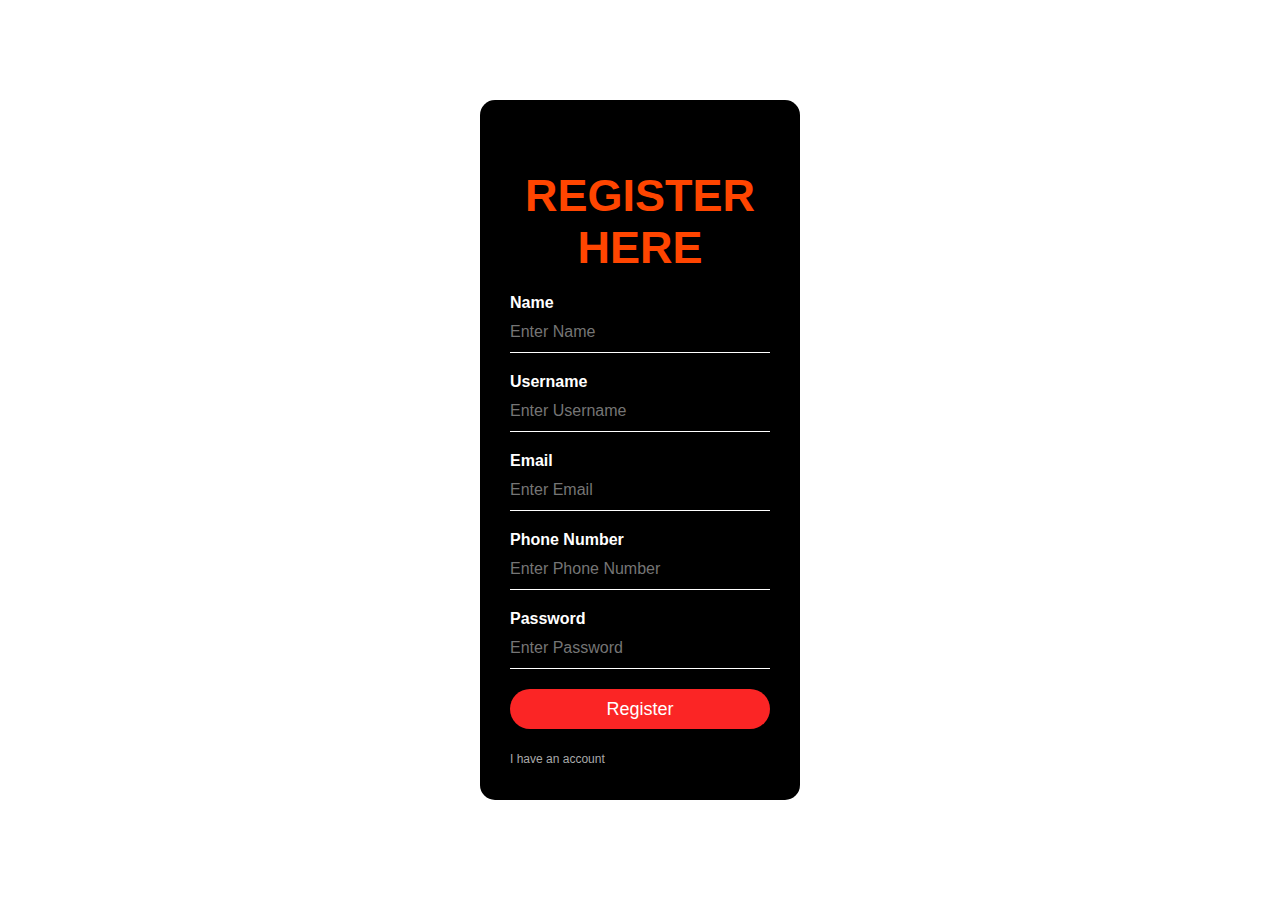
<file: index.html>
<!DOCTYPE html>
<html>
  <head>
    <link rel="stylesheet" href="style.css" />
    <script src="https://ajax.googleapis.com/ajax/libs/jquery/3.5.1/jquery.min.js"></script>
    <title>MINHAJ TK</title>
  </head>
  <body>
    <div class="loginbox1">
      <h1>REGISTER HERE</h1>
      <form id="registration-data" method="post">
        <label>Name</label>
        <input
          type="text"
          id="Name"
          name="Name"
          placeholder="Enter Name"
          required
        />

        <label>Username</label>
        <input
          type="text"
          id="Username"
          name="Username"
          placeholder="Enter Username"
          required
        />

        <label>Email</label>
        <input
          type="email"
          id="Email"
          name="Email"
          placeholder="Enter Email"
          required
        />

        <label> Phone Number</label>
        <input
          type="number"
          id="Phone-Number"
          name="Phone-Number"
          placeholder="Enter Phone Number"
          required
        />

        <label>Password</label>
        <input
          type="password"
          id="Password"
          name="Password"
          placeholder="Enter Password"
          required
        />

        <input type="Submit" value="Register" />

        <a href="Login.html">I have an account</a>
      </form>
    </div>

    <script>
      $("#registration-data").submit((e) => {
        e.preventDefault();
        $.ajax({
          url: "https://script.google.com/macros/s/AKfycbxrliJa1CUeN1rIT_1_zVLuz0JDkSuudla5Y4xVNt1UUr4ZMvATxIJ9IHVrCTcHFPqH/exec",
          data: $("#registration-data").serialize(),
          method: "post",
          success: function (response) {
            alert(
              "You have Successfully Registered, please log in to the website."
            );
            window.location.reload();
            window.location.href = "Login.html";
          },
          error: function (err) {
            alert("Something Error");
          },
        });
      });
    </script>
  </body>
</html>
</file>
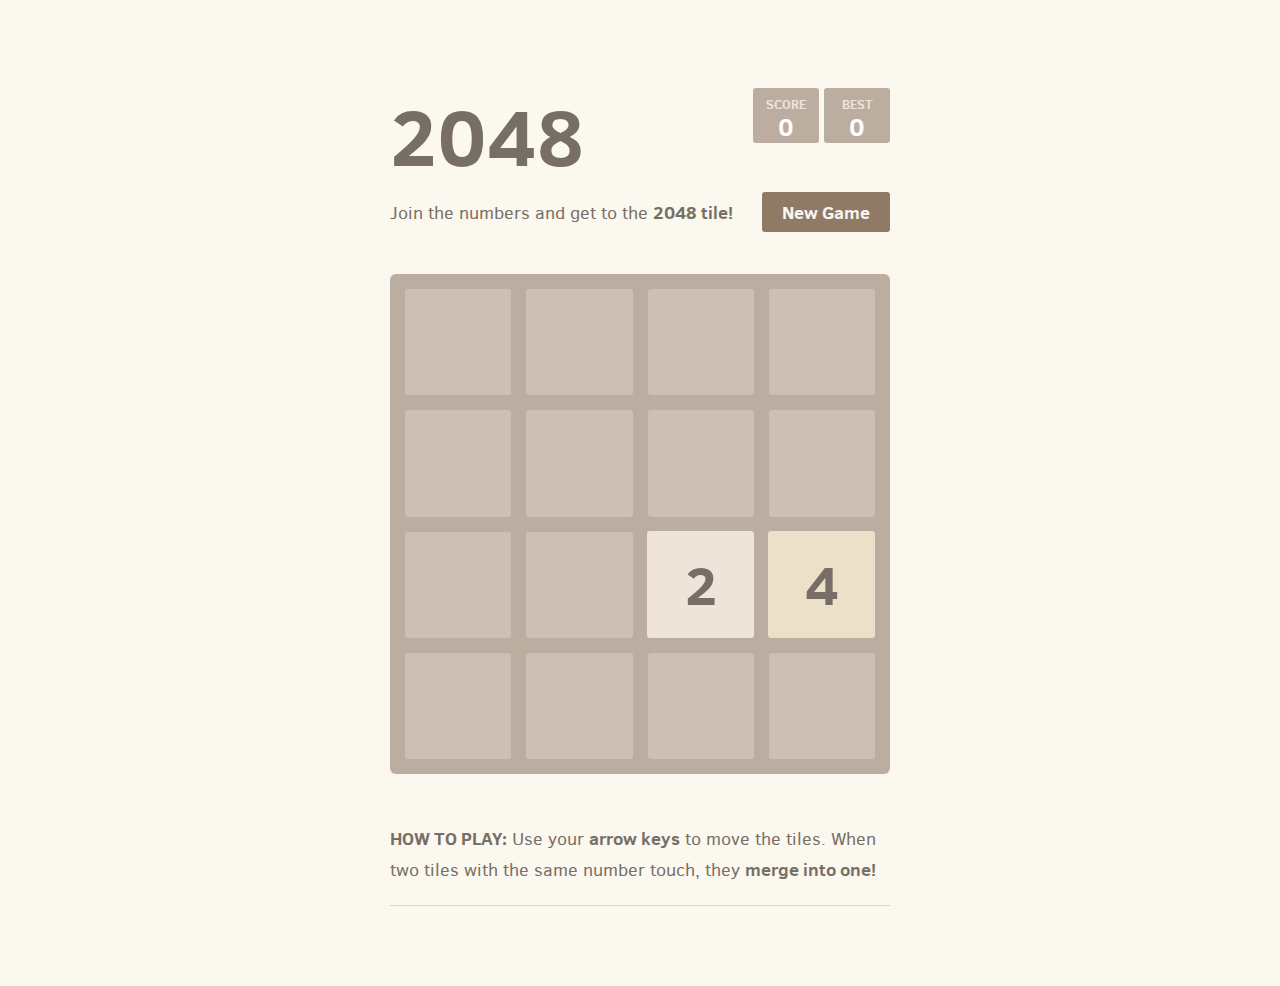
<file: 2048/index.html>
<!DOCTYPE html>
<html>
<head>
  <meta charset="utf-8">
  <title>2048</title>

  <link href="style/main.css" rel="stylesheet" type="text/css">
  <link rel="shortcut icon" href="favicon.ico">
  <link rel="apple-touch-icon" href="meta/apple-touch-icon.png">
  <link rel="apple-touch-startup-image" href="meta/apple-touch-startup-image-640x1096.png" media="(device-width: 320px) and (device-height: 568px) and (-webkit-device-pixel-ratio: 2)"> <!-- iPhone 5+ -->
  <link rel="apple-touch-startup-image" href="meta/apple-touch-startup-image-640x920.png"  media="(device-width: 320px) and (device-height: 480px) and (-webkit-device-pixel-ratio: 2)"> <!-- iPhone, retina -->
  <meta name="apple-mobile-web-app-capable" content="yes">
  <meta name="apple-mobile-web-app-status-bar-style" content="black">

  <meta name="HandheldFriendly" content="True">
  <meta name="MobileOptimized" content="320">
  <meta name="viewport" content="width=device-width, target-densitydpi=160dpi, initial-scale=1.0, maximum-scale=1, user-scalable=no, minimal-ui">
</head>
<body>
  <div class="container">
    <div class="heading">
      <h1 class="title">2048</h1>
      <div class="scores-container">
        <div class="score-container">0</div>
        <div class="best-container">0</div>
      </div>
    </div>

    <div class="above-game">
      <p class="game-intro">Join the numbers and get to the <strong>2048 tile!</strong></p>
      <a class="restart-button">New Game</a>
    </div>

    <div class="game-container">
      <div class="game-message">
        <p></p>
        <div class="lower">
	        <a class="keep-playing-button">Keep going</a>
          <a class="retry-button">Try again</a>
        </div>
      </div>

      <div class="grid-container">
        <div class="grid-row">
          <div class="grid-cell"></div>
          <div class="grid-cell"></div>
          <div class="grid-cell"></div>
          <div class="grid-cell"></div>
        </div>
        <div class="grid-row">
          <div class="grid-cell"></div>
          <div class="grid-cell"></div>
          <div class="grid-cell"></div>
          <div class="grid-cell"></div>
        </div>
        <div class="grid-row">
          <div class="grid-cell"></div>
          <div class="grid-cell"></div>
          <div class="grid-cell"></div>
          <div class="grid-cell"></div>
        </div>
        <div class="grid-row">
          <div class="grid-cell"></div>
          <div class="grid-cell"></div>
          <div class="grid-cell"></div>
          <div class="grid-cell"></div>
        </div>
      </div>

      <div class="tile-container">

      </div>
    </div>

    <p class="game-explanation">
      <strong class="important">How to play:</strong> Use your <strong>arrow keys</strong> to move the tiles. When two tiles with the same number touch, they <strong>merge into one!</strong>
    </p>
    <hr>
    <p>
  </div>

  <script src="js/bind_polyfill.js"></script>
  <script src="js/classlist_polyfill.js"></script>
  <script src="js/animframe_polyfill.js"></script>
  <script src="js/keyboard_input_manager.js"></script>
  <script src="js/html_actuator.js"></script>
  <script src="js/grid.js"></script>
  <script src="js/tile.js"></script>
  <script src="js/local_storage_manager.js"></script>
  <script src="js/game_manager.js"></script>
  <script src="js/application.js"></script>
</body>
</html>
</file>
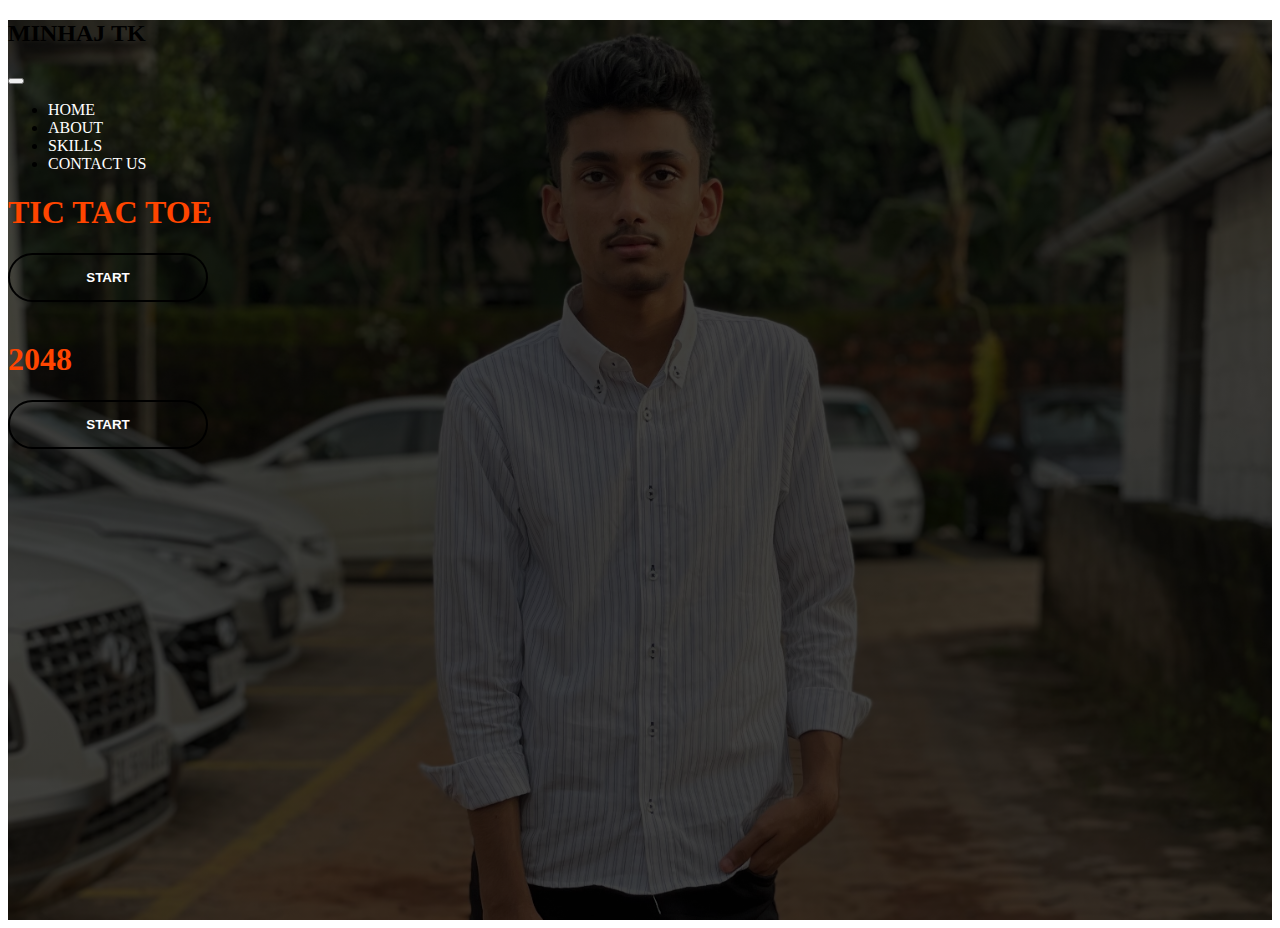
<file: game.html>
<!DOCTYPE html>
<html>
  <head>
    <!-- CSS only -->
    <link
      href="https://cdn.jsdelivr.net/npm/bootstrap@5.2.2/dist/css/bootstrap.min.css"
      rel="stylesheet"
      integrity="sha384-Zenh87qX5JnK2Jl0vWa8Ck2rdkQ2Bzep5IDxbcnCeuOxjzrPF/et3URy9Bv1WTRi"
      crossorigin="anonymous"
    />

    <!-- JavaScript Bundle with Popper -->
    <script
      src="https://cdn.jsdelivr.net/npm/bootstrap@5.2.2/dist/js/bootstrap.bundle.min.js"
      integrity="sha384-OERcA2EqjJCMA+/3y+gxIOqMEjwtxJY7qPCqsdltbNJuaOe923+mo//f6V8Qbsw3"
      crossorigin="anonymous"
    ></script>
    <title>MINHAJ TK</title>

    <style>
      .banner {
        width: 100%;
        height: 100vh;
        background-image: linear-gradient(
            rgba(0, 0, 0, 0.75),
            rgba(0, 0, 0, 0.75)
          ),
          url(bg1.jpeg);
        background-size: cover;
      }

      .tic {
        color: orangered;
      }
      .game_2048{
        color: orangered;
      }
      .buttn {
        width: 200px;
        padding: 15px 0;
        margin: 0px 0px;
        border-radius: 25px;
        font-weight: bold;
        background: transparent;
        color: white;
        border: 2px solid black;
      }

      a {
        text-decoration: none;
        color: white;
      }

      .buttn:hover {
        background-color: red;
        color: black;
      }

      .game_tiktac {
  
      }
      .game_2048 {
  
      } 
    </style>
  </head>
  <body>
    <div class="banner">
      <nav class="navbar navbar-expand-lg bg-transparent navbar-dark">
        <div class="container-fluid">
          <h2 class="navbar-text logo">MINHAJ<span> TK</span></h2>
          <button
            class="navbar-toggler"
            type="button"
            data-bs-toggle="collapse"
            data-bs-target="#navbarSupportedContent"
            aria-controls="navbarSupportedContent"
            aria-expanded="false"
            aria-label="Toggle navigation"
          >
            <span class="navbar-toggler-icon"></span>
          </button>

          <div class="collapse navbar-collapse" id="navbarSupportedContent">
            <ul class="navbar-nav me-auto mb-2 mb-lg-0">
              <li class="nav-item">
                <a class="nav-link active" aria-current="page" href="home.html"
                  >HOME</a
                >
              </li>

              <li class="nav-item">
                <a class="nav-link active" aria-current="page" href="#"
                  >ABOUT</a
                >
              </li>

              <li class="nav-item">
                <a class="nav-link active" aria-current="page" href="#"
                  >SKILLS</a
                >
              </li>
              <li class="nav-item">
                <a class="nav-link active" aria-current="page" href="#"
                  >CONTACT US</a
                >
              </li>
            </ul>
          </div>
        </div>
      </nav>

      <div class="game_section">
        <!-- Game One -->
        <div class="game_tiktac">
          <h1 class="tic">TIC TAC TOE</h1>
          <div class="space">
            <div>
              <button class="buttn" type="button">
                <a href="tictactoe.html">START</a>
              </button>
            </div>
          </div>
          </div>
        </div>
          <!-- game Two       -->
          <br>
          <div class="game_2048">
            <h1 class="g2048">2048</h1>
            <div class="space">
              <div>
                <button class="buttn" type="button">
                  <a href="2048/index.html">START</a>
                </button>
              </div>
            </div>
          </div>


        </div>
      </div>
    </div>
  </body>
</html>
</file>
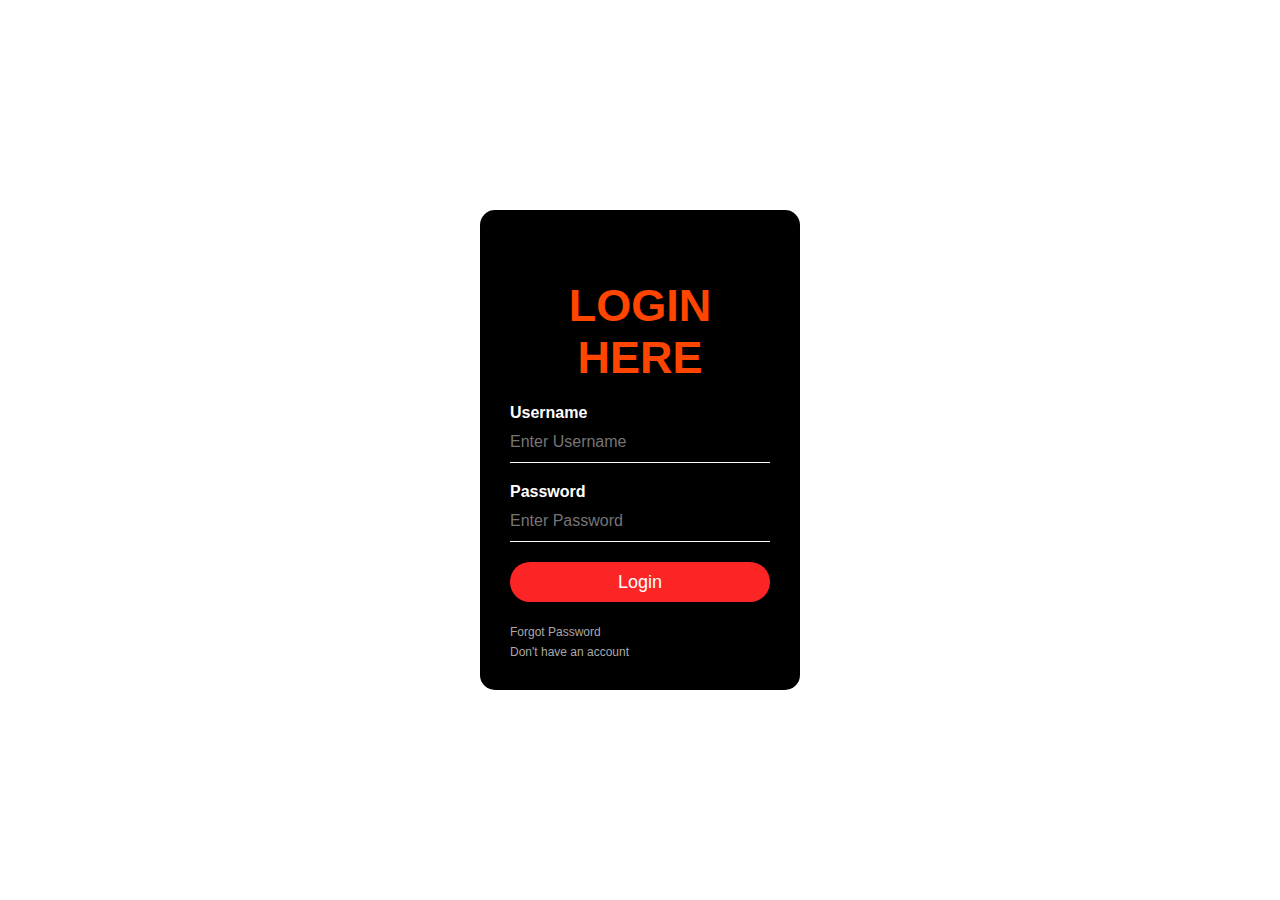
<file: Login.html>
<!DOCTYPE html>
<html>
  <head>
    <link rel="stylesheet" href="style.css" />
    <script src="https://ajax.googleapis.com/ajax/libs/jquery/3.5.1/jquery.min.js"></script>
    <title>MINHAJ TK</title>
  </head>
  <body>
    <div class="loginbox">
      <h1>LOGIN HERE</h1>
      <form id="login-data" method="post">
        <label>Username</label>
        <input
          type="text"
          id="Username"
          name="Username"
          placeholder="Enter Username"
          required
        />
        <label>Password</label>
        <input
          type="password"
          name="password"
          placeholder="Enter Password"
          required
        />
        <input type="Submit" value="Login" />
        <a href="#">Forgot Password</a><br />
        <a href="index.html">Don't have an account</a>
      </form>
    </div>
  </body>

  <script>
    $("#login-data").submit((e) => {
      e.preventDefault();
      $.ajax({
        url: "https://script.google.com/macros/s/AKfycbyXzHbPcKpd2N10c7GFMhKRGInaEf_2JFRwBBxDhbJDo-b3H4zx1xthnXJUb1k1vPN3/exec",
        data: $("#login-data").serialize(),
        method: "post",
        success: function (response) {
          alert("You are Logged in Successfull");
          window.location.reload();
          window.location.href = "home.html";
        },
        error: function (err) {
          alert("Something Error");
        },
      });
    });
  </script>
</html>
</file>
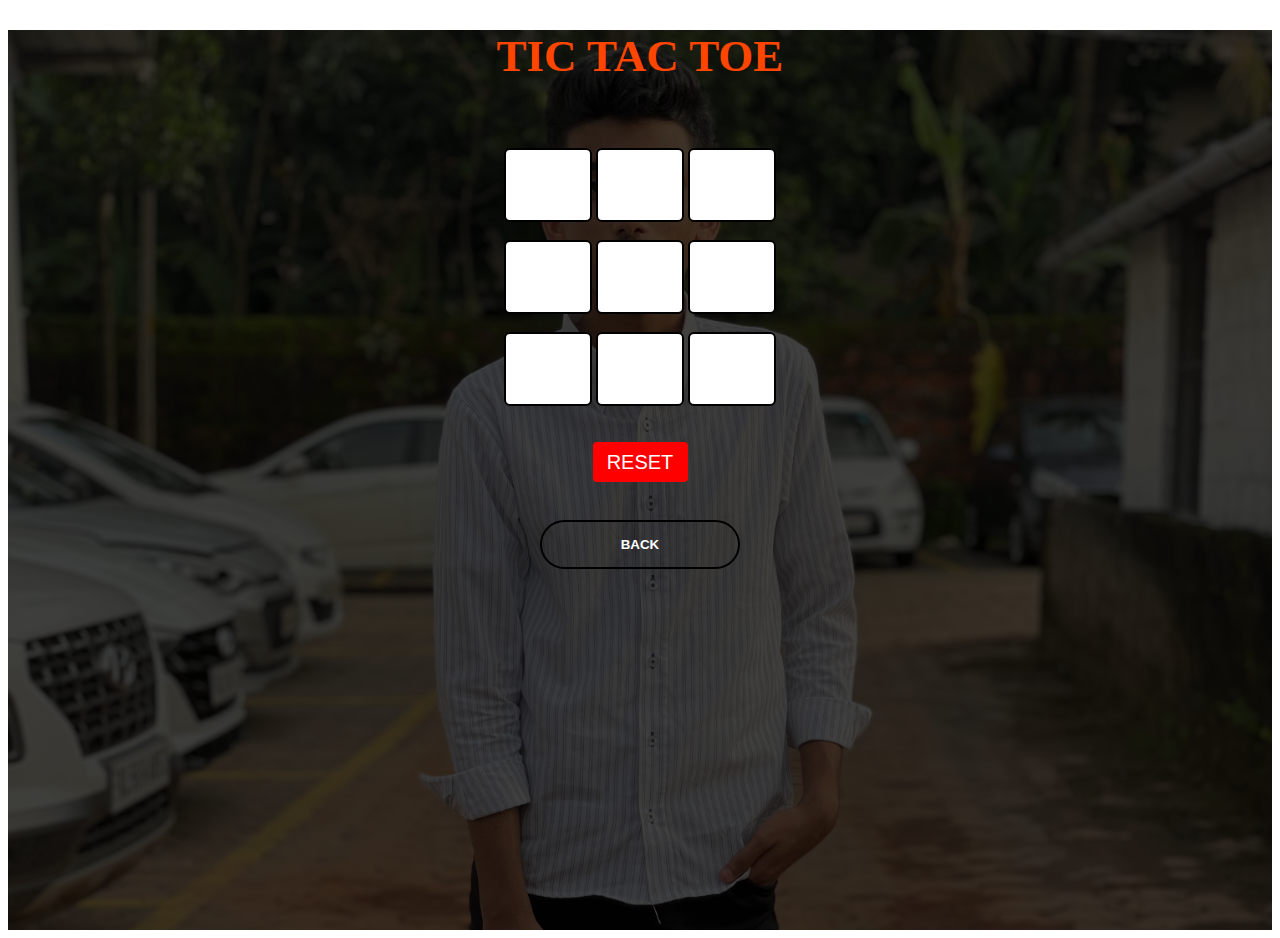
<file: tictactoe.html>
<!DOCTYPE html>
<html>
  <head>
    <!-- JavaScript file included -->

    <script src="script.js"></script>

    <title>MINHAJ TK</title>

    <style>
      .banner {
        width: 100%;
        height: 100vh;
        background-image: linear-gradient(
            rgba(0, 0, 0, 0.75),
            rgba(0, 0, 0, 0.75)
          ),
          url(bg1.jpeg);
        background-size: cover;
      }

      .buttn {
        width: 200px;
        padding: 15px 0;
        margin: 0px 0px;
        border-radius: 25px;
        font-weight: bold;
        background: transparent;
        color: white;
        border: 2px solid black;
      }

      a {
        text-decoration: none;
        color: white;
      }

      .space {
        text-align: center;
      }

      .buttn:hover {
        background-color: red;
        color: black;
      }

      /*game*/
      /* CSS Code */

      /* Heading */

      h1 {
        color: orangered;

        font-size: 45px;
      }

      /* 3*3 Grid */

      #b1,
      #b2,
      #b3,
      #b4,
      #b5,
      #b6,
      #b7,
      #b8,
      #b9 {
        width: 80px;

        height: 68px;

        margin: auto;

        border: 2px solid black;

        border-radius: 6px;

        font-size: 30px;

        text-align: center;

        color: red;
      }

      /* Reset Button */

      #but {
        box-sizing: border-box;

        width: 95px;

        height: 40px;

        border: 2px solid red;

        margin: auto;

        border-radius: 4px;

        font-family: Verdana, Geneva, Tahoma, sans-serif;

        background-color: red;

        color: white;

        font-size: 20px;

        cursor: pointer;
      }

      /* Player turn space */

      #print {
        font-family: Verdana, Geneva, Tahoma, sans-serif;

        color: red;

        font-size: 20px;
      }

      /* Main Container */

      #main {
        text-align: center;
      }

      /* Game Instruction Text */

      #ins {
        font-family: Verdana, Geneva, Tahoma, sans-serif;

        color: red;

        font-size: 17px;
      }
    </style>
  </head>

  <body>
    <div class="banner">
      <!--game-->

      <div id="main">
        <h1>TIC TAC TOE</h1>

        <!-- Game Instructions -->

        <br /><br />

        <!-- 3*3 grid of Boxes -->

        <input type="text" id="b1" onclick="myfunc_3(); myfunc();" readonly />

        <input type="text" id="b2" onclick="myfunc_4(); myfunc();" readonly />

        <input type="text" id="b3" onclick="myfunc_5(); myfunc();" readonly />

        <br /><br />

        <input type="text" id="b4" onclick="myfunc_6(); myfunc();" readonly />

        <input type="text" id="b5" onclick="myfunc_7(); myfunc();" readonly />

        <input type="text" id="b6" onclick="myfunc_8(); myfunc();" readonly />

        <br /><br />

        <input type="text" id="b7" onclick="myfunc_9(); myfunc();" readonly />

        <input type="text" id="b8" onclick="myfunc_10();myfunc();" readonly />

        <input type="text" id="b9" onclick="myfunc_11();myfunc();" readonly />

        <!-- Grid end here  -->

        <br /><br /><br />

        <!-- Button to reset game -->

        <button id="but" onclick="myfunc_2()">RESET</button>

        <br /><br />

        <!-- Space to show player turn -->

        <p id="print"></p>
      </div>

      <div class="space">
        <div>
          <button class="buttn" type="button">
            <a href="game.html">BACK</a>
          </button>
        </div>
      </div>
    </div>
  </body>
</html>
</file>
<file: style.css>
* {
  margin: 0;
  padding: 0;
  font-family: sans-serif;
}

.logo {
  color: #fff;
  font-size: 28px;
  float: left;
  padding: 14px 16px;
}

span {
  color: #ea1538;
}

.banner {
  width: 100%;
  height: 100vh;
  background-image: linear-gradient(rgba(0, 0, 0, 0.75), rgba(0, 0, 0, 0.75)),
    url(bg1.jpeg);
  background-size: cover;
}

.navbar {
  list-style-type: none;
  padding: 10px;
  margin: 0;
  overflow: hidden;
}

.navbar ul li {
  list-style-type: none;
  float: right;
  position: relative;
  margin: 0 10px;
}

.navbar ul li a {
  display: block;
  text-align: center;
  padding: 14px 16px;
  text-decoration: none;
  color: #fff;
}

.navbar ul li::after {
  content: " ";
  height: 3px;
  width: 0;
  background: #009688;
  position: absolute;
  left: 0;
  bottom: 0;
  transition: 0.5s;
}

.navbar ul li:hover::after {
  width: 100%;
}

button {
  padding: 14px;
  float: right;
  border-radius: 30px;
  width: 100px;
  background: transparent;
  color: #fff;
  border: 2px solid #fff;
}

.loginbox {
  width: 320px;
  height: 480px;
  background: #000;
  color: #fff;
  top: 50%;
  left: 50%;
  position: absolute;
  transform: translate(-50%, -50%);
  box-sizing: border-box;
  padding: 70px 30px;
  border-radius: 15px;
}

h1 {
  margin: 0;
  padding: 0 0 20px;
  text-align: center;
  font-size: 22px;
}

.loginbox label {
  margin: 0;
  padding: 0;
  font-weight: bold;
}

.loginbox input {
  width: 100%;
  margin-bottom: 20px;
}

.loginbox input[type="text"],
[type="password"] {
  border: none;
  border-bottom: 1px solid #fff;
  background: transparent;
  outline: none;
  height: 40px;
  color: #fff;
  font-size: 16px;
}

.loginbox input[type="submit"] {
  border: none;
  outline: none;
  height: 40px;
  background: #fb2525;
  color: #fff;
  font-size: 18px;
  border-radius: 20px;
}

.loginbox input[type="submit"]:hover {
  cursor: pointer;
  background: #ffc107;
  color: #000;
}

.loginbox a {
  text-decoration: none;
  font-size: 12px;
  line-height: 20px;
  color: darkgrey;
}
.loginbox a:hover {
  color: #ffc107;
}

.loginbox1 {
  width: 320px;
  height: 700px;
  background: #000;
  color: #fff;
  top: 50%;
  left: 50%;
  position: absolute;
  transform: translate(-50%, -50%);
  box-sizing: border-box;
  padding: 70px 30px;
  border-radius: 15px;
}

h1 {
  margin: 0;
  padding: 0 0 20px;
  text-align: center;
  font-size: 22px;
}

.loginbox1 label {
  margin: 0;
  padding: 0;
  font-weight: bold;
}

.loginbox1 input {
  width: 100%;
  margin-bottom: 20px;
}

.loginbox1 input[type="text"],
[type="password"],
[type="number"],
[type="email"] {
  border: none;
  border-bottom: 1px solid #fff;
  background: transparent;
  outline: none;
  height: 40px;
  color: #fff;
  font-size: 16px;
}

.loginbox1 input[type="submit"] {
  border: none;
  outline: none;
  height: 40px;
  background: #fb2525;
  color: #fff;
  font-size: 18px;
  border-radius: 20px;
}

.loginbox1 input[type="submit"]:hover {
  cursor: pointer;
  background: #ffc107;
  color: #000;
}

.loginbox1 a {
  text-decoration: none;
  font-size: 12px;
  line-height: 20px;
  color: darkgrey;
}
.loginbox1 a:hover {
  color: #ffc107;
}

.btn {
width: 250px;
  border: none;
  outline: none;
  height: 40px;
  background: #fb2525;
  color: #fff;
  font-size: 18px;
  border-radius: 20px;
}
.btn:hover {
  cursor: pointer;
  background: #ffc107;
  color: #000;
}

h1 {
 
  color: orangered;
  
  font-size: 45px;
  
  }
  
  
  /* 3*3 Grid */
  
  #b1, #b2, #b3, #b4, #b5, 
  
  #b6, #b7, #b8, #b9 {
  
  width: 80px;
  
  height: 68px;
  
  margin: auto;
  
  border: 3px solid black;
  
  border-radius: 6px;
  
  font-size: 30px;
  
  text-align: center;
  
  color: #ea1538;
  
  }
  
  
  /* Reset Button */
  
  #but {
  
  box-sizing: border-box;
  
  width: 95px;
  
  height: 40px;
  
  border: 2px solid #ea1538;
  
  margin: auto;
  
  border-radius: 4px;
  
  font-family: Verdana, 
  
  Geneva, Tahoma, sans-serif;
  
  
  background-color: #ea1538;
  
  color: white;
  
  font-size: 20px;
  
  cursor: pointer;
  
  }
  
  
  /* Player turn space */
  
  #print {
  
  font-family: Verdana, 
  
  Geneva, Tahoma, sans-serif;
  
  
  color: red;
  
  font-size: 20px;
  
  }
  
  
  /* Main Container */
  
  #main {
  
  text-align: center;
  
  }
  
  
  /* Game Instruction Text */
  
  #ins {
  
  font-family: Verdana, 
  
  Geneva, Tahoma, sans-serif;
  
  
  
  color: #ea1538;
  
  font-size: 17px;
  
  }
  
  
  
  
  /*GAME SECTION FINISH*/
  
  .space{
  width: 100%;
  /* position: absolute; */
  top: 50%;
  color: #ea1538;
  display: flex;
  justify-content: center;
  align-items: center;
  
  }
  
  .buttn{
  width: 200px;
  padding: 15px 0;
  margin: 20px 10px;
  border-radius: 25px;
  font-weight: bold;
  background: transparent;
  color: white;
  background: 2px solid red;
  }
</file>
<file: 2048/style/main.css>
@import url(fonts/clear-sans.css);
html, body {
  margin: 0;
  padding: 0;
  background: #faf8ef;
  color: #776e65;
  font-family: "Clear Sans", "Helvetica Neue", Arial, sans-serif;
  font-size: 18px; }

body {
  margin: 80px 0; }

.heading:after {
  content: "";
  display: block;
  clear: both; }

h1.title {
  font-size: 80px;
  font-weight: bold;
  margin: 0;
  display: block;
  float: left; }

@-webkit-keyframes move-up {
  0% {
    top: 25px;
    opacity: 1; }

  100% {
    top: -50px;
    opacity: 0; } }
@-moz-keyframes move-up {
  0% {
    top: 25px;
    opacity: 1; }

  100% {
    top: -50px;
    opacity: 0; } }
@keyframes move-up {
  0% {
    top: 25px;
    opacity: 1; }

  100% {
    top: -50px;
    opacity: 0; } }
.scores-container {
  float: right;
  text-align: right; }

.score-container, .best-container {
  position: relative;
  display: inline-block;
  background: #bbada0;
  padding: 15px 25px;
  font-size: 25px;
  height: 25px;
  line-height: 47px;
  font-weight: bold;
  border-radius: 3px;
  color: white;
  margin-top: 8px;
  text-align: center; }
  .score-container:after, .best-container:after {
    position: absolute;
    width: 100%;
    top: 10px;
    left: 0;
    text-transform: uppercase;
    font-size: 13px;
    line-height: 13px;
    text-align: center;
    color: #eee4da; }
  .score-container .score-addition, .best-container .score-addition {
    position: absolute;
    right: 30px;
    color: red;
    font-size: 25px;
    line-height: 25px;
    font-weight: bold;
    color: rgba(119, 110, 101, 0.9);
    z-index: 100;
    -webkit-animation: move-up 600ms ease-in;
    -moz-animation: move-up 600ms ease-in;
    animation: move-up 600ms ease-in;
    -webkit-animation-fill-mode: both;
    -moz-animation-fill-mode: both;
    animation-fill-mode: both; }

.score-container:after {
  content: "Score"; }

.best-container:after {
  content: "Best"; }

p {
  margin-top: 0;
  margin-bottom: 10px;
  line-height: 1.65; }

a {
  color: #776e65;
  font-weight: bold;
  text-decoration: underline;
  cursor: pointer; }

strong.important {
  text-transform: uppercase; }

hr {
  border: none;
  border-bottom: 1px solid #d8d4d0;
  margin-top: 20px;
  margin-bottom: 30px; }

.container {
  width: 500px;
  margin: 0 auto; }

@-webkit-keyframes fade-in {
  0% {
    opacity: 0; }

  100% {
    opacity: 1; } }
@-moz-keyframes fade-in {
  0% {
    opacity: 0; }

  100% {
    opacity: 1; } }
@keyframes fade-in {
  0% {
    opacity: 0; }

  100% {
    opacity: 1; } }
.game-container {
  margin-top: 40px;
  position: relative;
  padding: 15px;
  cursor: default;
  -webkit-touch-callout: none;
  -ms-touch-callout: none;
  -webkit-user-select: none;
  -moz-user-select: none;
  -ms-user-select: none;
  -ms-touch-action: none;
  touch-action: none;
  background: #bbada0;
  border-radius: 6px;
  width: 500px;
  height: 500px;
  -webkit-box-sizing: border-box;
  -moz-box-sizing: border-box;
  box-sizing: border-box; }
  .game-container .game-message {
    display: none;
    position: absolute;
    top: 0;
    right: 0;
    bottom: 0;
    left: 0;
    background: rgba(238, 228, 218, 0.5);
    z-index: 100;
    text-align: center;
    -webkit-animation: fade-in 800ms ease 1200ms;
    -moz-animation: fade-in 800ms ease 1200ms;
    animation: fade-in 800ms ease 1200ms;
    -webkit-animation-fill-mode: both;
    -moz-animation-fill-mode: both;
    animation-fill-mode: both; }
    .game-container .game-message p {
      font-size: 60px;
      font-weight: bold;
      height: 60px;
      line-height: 60px;
      margin-top: 222px; }
    .game-container .game-message .lower {
      display: block;
      margin-top: 59px; }
    .game-container .game-message a {
      display: inline-block;
      background: #8f7a66;
      border-radius: 3px;
      padding: 0 20px;
      text-decoration: none;
      color: #f9f6f2;
      height: 40px;
      line-height: 42px;
      margin-left: 9px; }
      .game-container .game-message a.keep-playing-button {
        display: none; }
    .game-container .game-message.game-won {
      background: rgba(237, 194, 46, 0.5);
      color: #f9f6f2; }
      .game-container .game-message.game-won a.keep-playing-button {
        display: inline-block; }
    .game-container .game-message.game-won, .game-container .game-message.game-over {
      display: block; }

.grid-container {
  position: absolute;
  z-index: 1; }

.grid-row {
  margin-bottom: 15px; }
  .grid-row:last-child {
    margin-bottom: 0; }
  .grid-row:after {
    content: "";
    display: block;
    clear: both; }

.grid-cell {
  width: 106.25px;
  height: 106.25px;
  margin-right: 15px;
  float: left;
  border-radius: 3px;
  background: rgba(238, 228, 218, 0.35); }
  .grid-cell:last-child {
    margin-right: 0; }

.tile-container {
  position: absolute;
  z-index: 2; }

.tile, .tile .tile-inner {
  width: 107px;
  height: 107px;
  line-height: 107px; }
.tile.tile-position-1-1 {
  -webkit-transform: translate(0px, 0px);
  -moz-transform: translate(0px, 0px);
  -ms-transform: translate(0px, 0px);
  transform: translate(0px, 0px); }
.tile.tile-position-1-2 {
  -webkit-transform: translate(0px, 121px);
  -moz-transform: translate(0px, 121px);
  -ms-transform: translate(0px, 121px);
  transform: translate(0px, 121px); }
.tile.tile-position-1-3 {
  -webkit-transform: translate(0px, 242px);
  -moz-transform: translate(0px, 242px);
  -ms-transform: translate(0px, 242px);
  transform: translate(0px, 242px); }
.tile.tile-position-1-4 {
  -webkit-transform: translate(0px, 363px);
  -moz-transform: translate(0px, 363px);
  -ms-transform: translate(0px, 363px);
  transform: translate(0px, 363px); }
.tile.tile-position-2-1 {
  -webkit-transform: translate(121px, 0px);
  -moz-transform: translate(121px, 0px);
  -ms-transform: translate(121px, 0px);
  transform: translate(121px, 0px); }
.tile.tile-position-2-2 {
  -webkit-transform: translate(121px, 121px);
  -moz-transform: translate(121px, 121px);
  -ms-transform: translate(121px, 121px);
  transform: translate(121px, 121px); }
.tile.tile-position-2-3 {
  -webkit-transform: translate(121px, 242px);
  -moz-transform: translate(121px, 242px);
  -ms-transform: translate(121px, 242px);
  transform: translate(121px, 242px); }
.tile.tile-position-2-4 {
  -webkit-transform: translate(121px, 363px);
  -moz-transform: translate(121px, 363px);
  -ms-transform: translate(121px, 363px);
  transform: translate(121px, 363px); }
.tile.tile-position-3-1 {
  -webkit-transform: translate(242px, 0px);
  -moz-transform: translate(242px, 0px);
  -ms-transform: translate(242px, 0px);
  transform: translate(242px, 0px); }
.tile.tile-position-3-2 {
  -webkit-transform: translate(242px, 121px);
  -moz-transform: translate(242px, 121px);
  -ms-transform: translate(242px, 121px);
  transform: translate(242px, 121px); }
.tile.tile-position-3-3 {
  -webkit-transform: translate(242px, 242px);
  -moz-transform: translate(242px, 242px);
  -ms-transform: translate(242px, 242px);
  transform: translate(242px, 242px); }
.tile.tile-position-3-4 {
  -webkit-transform: translate(242px, 363px);
  -moz-transform: translate(242px, 363px);
  -ms-transform: translate(242px, 363px);
  transform: translate(242px, 363px); }
.tile.tile-position-4-1 {
  -webkit-transform: translate(363px, 0px);
  -moz-transform: translate(363px, 0px);
  -ms-transform: translate(363px, 0px);
  transform: translate(363px, 0px); }
.tile.tile-position-4-2 {
  -webkit-transform: translate(363px, 121px);
  -moz-transform: translate(363px, 121px);
  -ms-transform: translate(363px, 121px);
  transform: translate(363px, 121px); }
.tile.tile-position-4-3 {
  -webkit-transform: translate(363px, 242px);
  -moz-transform: translate(363px, 242px);
  -ms-transform: translate(363px, 242px);
  transform: translate(363px, 242px); }
.tile.tile-position-4-4 {
  -webkit-transform: translate(363px, 363px);
  -moz-transform: translate(363px, 363px);
  -ms-transform: translate(363px, 363px);
  transform: translate(363px, 363px); }

.tile {
  position: absolute;
  -webkit-transition: 100ms ease-in-out;
  -moz-transition: 100ms ease-in-out;
  transition: 100ms ease-in-out;
  -webkit-transition-property: -webkit-transform;
  -moz-transition-property: -moz-transform;
  transition-property: transform; }
  .tile .tile-inner {
    border-radius: 3px;
    background: #eee4da;
    text-align: center;
    font-weight: bold;
    z-index: 10;
    font-size: 55px; }
  .tile.tile-2 .tile-inner {
    background: #eee4da;
    box-shadow: 0 0 30px 10px rgba(243, 215, 116, 0), inset 0 0 0 1px rgba(255, 255, 255, 0); }
  .tile.tile-4 .tile-inner {
    background: #ede0c8;
    box-shadow: 0 0 30px 10px rgba(243, 215, 116, 0), inset 0 0 0 1px rgba(255, 255, 255, 0); }
  .tile.tile-8 .tile-inner {
    color: #f9f6f2;
    background: #f2b179; }
  .tile.tile-16 .tile-inner {
    color: #f9f6f2;
    background: #f59563; }
  .tile.tile-32 .tile-inner {
    color: #f9f6f2;
    background: #f67c5f; }
  .tile.tile-64 .tile-inner {
    color: #f9f6f2;
    background: #f65e3b; }
  .tile.tile-128 .tile-inner {
    color: #f9f6f2;
    background: #edcf72;
    box-shadow: 0 0 30px 10px rgba(243, 215, 116, 0.2381), inset 0 0 0 1px rgba(255, 255, 255, 0.14286);
    font-size: 45px; }
    @media screen and (max-width: 520px) {
      .tile.tile-128 .tile-inner {
        font-size: 25px; } }
  .tile.tile-256 .tile-inner {
    color: #f9f6f2;
    background: #edcc61;
    box-shadow: 0 0 30px 10px rgba(243, 215, 116, 0.31746), inset 0 0 0 1px rgba(255, 255, 255, 0.19048);
    font-size: 45px; }
    @media screen and (max-width: 520px) {
      .tile.tile-256 .tile-inner {
        font-size: 25px; } }
  .tile.tile-512 .tile-inner {
    color: #f9f6f2;
    background: #edc850;
    box-shadow: 0 0 30px 10px rgba(243, 215, 116, 0.39683), inset 0 0 0 1px rgba(255, 255, 255, 0.2381);
    font-size: 45px; }
    @media screen and (max-width: 520px) {
      .tile.tile-512 .tile-inner {
        font-size: 25px; } }
  .tile.tile-1024 .tile-inner {
    color: #f9f6f2;
    background: #edc53f;
    box-shadow: 0 0 30px 10px rgba(243, 215, 116, 0.47619), inset 0 0 0 1px rgba(255, 255, 255, 0.28571);
    font-size: 35px; }
    @media screen and (max-width: 520px) {
      .tile.tile-1024 .tile-inner {
        font-size: 15px; } }
  .tile.tile-2048 .tile-inner {
    color: #f9f6f2;
    background: #edc22e;
    box-shadow: 0 0 30px 10px rgba(243, 215, 116, 0.55556), inset 0 0 0 1px rgba(255, 255, 255, 0.33333);
    font-size: 35px; }
    @media screen and (max-width: 520px) {
      .tile.tile-2048 .tile-inner {
        font-size: 15px; } }
  .tile.tile-super .tile-inner {
    color: #f9f6f2;
    background: #3c3a32;
    font-size: 30px; }
    @media screen and (max-width: 520px) {
      .tile.tile-super .tile-inner {
        font-size: 10px; } }

@-webkit-keyframes appear {
  0% {
    opacity: 0;
    -webkit-transform: scale(0);
    -moz-transform: scale(0);
    -ms-transform: scale(0);
    transform: scale(0); }

  100% {
    opacity: 1;
    -webkit-transform: scale(1);
    -moz-transform: scale(1);
    -ms-transform: scale(1);
    transform: scale(1); } }
@-moz-keyframes appear {
  0% {
    opacity: 0;
    -webkit-transform: scale(0);
    -moz-transform: scale(0);
    -ms-transform: scale(0);
    transform: scale(0); }

  100% {
    opacity: 1;
    -webkit-transform: scale(1);
    -moz-transform: scale(1);
    -ms-transform: scale(1);
    transform: scale(1); } }
@keyframes appear {
  0% {
    opacity: 0;
    -webkit-transform: scale(0);
    -moz-transform: scale(0);
    -ms-transform: scale(0);
    transform: scale(0); }

  100% {
    opacity: 1;
    -webkit-transform: scale(1);
    -moz-transform: scale(1);
    -ms-transform: scale(1);
    transform: scale(1); } }
.tile-new .tile-inner {
  -webkit-animation: appear 200ms ease 100ms;
  -moz-animation: appear 200ms ease 100ms;
  animation: appear 200ms ease 100ms;
  -webkit-animation-fill-mode: backwards;
  -moz-animation-fill-mode: backwards;
  animation-fill-mode: backwards; }

@-webkit-keyframes pop {
  0% {
    -webkit-transform: scale(0);
    -moz-transform: scale(0);
    -ms-transform: scale(0);
    transform: scale(0); }

  50% {
    -webkit-transform: scale(1.2);
    -moz-transform: scale(1.2);
    -ms-transform: scale(1.2);
    transform: scale(1.2); }

  100% {
    -webkit-transform: scale(1);
    -moz-transform: scale(1);
    -ms-transform: scale(1);
    transform: scale(1); } }
@-moz-keyframes pop {
  0% {
    -webkit-transform: scale(0);
    -moz-transform: scale(0);
    -ms-transform: scale(0);
    transform: scale(0); }

  50% {
    -webkit-transform: scale(1.2);
    -moz-transform: scale(1.2);
    -ms-transform: scale(1.2);
    transform: scale(1.2); }

  100% {
    -webkit-transform: scale(1);
    -moz-transform: scale(1);
    -ms-transform: scale(1);
    transform: scale(1); } }
@keyframes pop {
  0% {
    -webkit-transform: scale(0);
    -moz-transform: scale(0);
    -ms-transform: scale(0);
    transform: scale(0); }

  50% {
    -webkit-transform: scale(1.2);
    -moz-transform: scale(1.2);
    -ms-transform: scale(1.2);
    transform: scale(1.2); }

  100% {
    -webkit-transform: scale(1);
    -moz-transform: scale(1);
    -ms-transform: scale(1);
    transform: scale(1); } }
.tile-merged .tile-inner {
  z-index: 20;
  -webkit-animation: pop 200ms ease 100ms;
  -moz-animation: pop 200ms ease 100ms;
  animation: pop 200ms ease 100ms;
  -webkit-animation-fill-mode: backwards;
  -moz-animation-fill-mode: backwards;
  animation-fill-mode: backwards; }

.above-game:after {
  content: "";
  display: block;
  clear: both; }

.game-intro {
  float: left;
  line-height: 42px;
  margin-bottom: 0; }

.restart-button {
  display: inline-block;
  background: #8f7a66;
  border-radius: 3px;
  padding: 0 20px;
  text-decoration: none;
  color: #f9f6f2;
  height: 40px;
  line-height: 42px;
  display: block;
  text-align: center;
  float: right; }

.game-explanation {
  margin-top: 50px; }

@media screen and (max-width: 520px) {
  html, body {
    font-size: 15px; }

  body {
    margin: 20px 0;
    padding: 0 20px; }

  h1.title {
    font-size: 27px;
    margin-top: 15px; }

  .container {
    width: 280px;
    margin: 0 auto; }

  .score-container, .best-container {
    margin-top: 0;
    padding: 15px 10px;
    min-width: 40px; }

  .heading {
    margin-bottom: 10px; }

  .game-intro {
    width: 55%;
    display: block;
    box-sizing: border-box;
    line-height: 1.65; }

  .restart-button {
    width: 42%;
    padding: 0;
    display: block;
    box-sizing: border-box;
    margin-top: 2px; }

  .game-container {
    margin-top: 17px;
    position: relative;
    padding: 10px;
    cursor: default;
    -webkit-touch-callout: none;
    -ms-touch-callout: none;
    -webkit-user-select: none;
    -moz-user-select: none;
    -ms-user-select: none;
    -ms-touch-action: none;
    touch-action: none;
    background: #bbada0;
    border-radius: 6px;
    width: 280px;
    height: 280px;
    -webkit-box-sizing: border-box;
    -moz-box-sizing: border-box;
    box-sizing: border-box; }
    .game-container .game-message {
      display: none;
      position: absolute;
      top: 0;
      right: 0;
      bottom: 0;
      left: 0;
      background: rgba(238, 228, 218, 0.5);
      z-index: 100;
      text-align: center;
      -webkit-animation: fade-in 800ms ease 1200ms;
      -moz-animation: fade-in 800ms ease 1200ms;
      animation: fade-in 800ms ease 1200ms;
      -webkit-animation-fill-mode: both;
      -moz-animation-fill-mode: both;
      animation-fill-mode: both; }
      .game-container .game-message p {
        font-size: 60px;
        font-weight: bold;
        height: 60px;
        line-height: 60px;
        margin-top: 222px; }
      .game-container .game-message .lower {
        display: block;
        margin-top: 59px; }
      .game-container .game-message a {
        display: inline-block;
        background: #8f7a66;
        border-radius: 3px;
        padding: 0 20px;
        text-decoration: none;
        color: #f9f6f2;
        height: 40px;
        line-height: 42px;
        margin-left: 9px; }
        .game-container .game-message a.keep-playing-button {
          display: none; }
      .game-container .game-message.game-won {
        background: rgba(237, 194, 46, 0.5);
        color: #f9f6f2; }
        .game-container .game-message.game-won a.keep-playing-button {
          display: inline-block; }
      .game-container .game-message.game-won, .game-container .game-message.game-over {
        display: block; }

  .grid-container {
    position: absolute;
    z-index: 1; }

  .grid-row {
    margin-bottom: 10px; }
    .grid-row:last-child {
      margin-bottom: 0; }
    .grid-row:after {
      content: "";
      display: block;
      clear: both; }

  .grid-cell {
    width: 57.5px;
    height: 57.5px;
    margin-right: 10px;
    float: left;
    border-radius: 3px;
    background: rgba(238, 228, 218, 0.35); }
    .grid-cell:last-child {
      margin-right: 0; }

  .tile-container {
    position: absolute;
    z-index: 2; }

  .tile, .tile .tile-inner {
    width: 58px;
    height: 58px;
    line-height: 58px; }
  .tile.tile-position-1-1 {
    -webkit-transform: translate(0px, 0px);
    -moz-transform: translate(0px, 0px);
    -ms-transform: translate(0px, 0px);
    transform: translate(0px, 0px); }
  .tile.tile-position-1-2 {
    -webkit-transform: translate(0px, 67px);
    -moz-transform: translate(0px, 67px);
    -ms-transform: translate(0px, 67px);
    transform: translate(0px, 67px); }
  .tile.tile-position-1-3 {
    -webkit-transform: translate(0px, 135px);
    -moz-transform: translate(0px, 135px);
    -ms-transform: translate(0px, 135px);
    transform: translate(0px, 135px); }
  .tile.tile-position-1-4 {
    -webkit-transform: translate(0px, 202px);
    -moz-transform: translate(0px, 202px);
    -ms-transform: translate(0px, 202px);
    transform: translate(0px, 202px); }
  .tile.tile-position-2-1 {
    -webkit-transform: translate(67px, 0px);
    -moz-transform: translate(67px, 0px);
    -ms-transform: translate(67px, 0px);
    transform: translate(67px, 0px); }
  .tile.tile-position-2-2 {
    -webkit-transform: translate(67px, 67px);
    -moz-transform: translate(67px, 67px);
    -ms-transform: translate(67px, 67px);
    transform: translate(67px, 67px); }
  .tile.tile-position-2-3 {
    -webkit-transform: translate(67px, 135px);
    -moz-transform: translate(67px, 135px);
    -ms-transform: translate(67px, 135px);
    transform: translate(67px, 135px); }
  .tile.tile-position-2-4 {
    -webkit-transform: translate(67px, 202px);
    -moz-transform: translate(67px, 202px);
    -ms-transform: translate(67px, 202px);
    transform: translate(67px, 202px); }
  .tile.tile-position-3-1 {
    -webkit-transform: translate(135px, 0px);
    -moz-transform: translate(135px, 0px);
    -ms-transform: translate(135px, 0px);
    transform: translate(135px, 0px); }
  .tile.tile-position-3-2 {
    -webkit-transform: translate(135px, 67px);
    -moz-transform: translate(135px, 67px);
    -ms-transform: translate(135px, 67px);
    transform: translate(135px, 67px); }
  .tile.tile-position-3-3 {
    -webkit-transform: translate(135px, 135px);
    -moz-transform: translate(135px, 135px);
    -ms-transform: translate(135px, 135px);
    transform: translate(135px, 135px); }
  .tile.tile-position-3-4 {
    -webkit-transform: translate(135px, 202px);
    -moz-transform: translate(135px, 202px);
    -ms-transform: translate(135px, 202px);
    transform: translate(135px, 202px); }
  .tile.tile-position-4-1 {
    -webkit-transform: translate(202px, 0px);
    -moz-transform: translate(202px, 0px);
    -ms-transform: translate(202px, 0px);
    transform: translate(202px, 0px); }
  .tile.tile-position-4-2 {
    -webkit-transform: translate(202px, 67px);
    -moz-transform: translate(202px, 67px);
    -ms-transform: translate(202px, 67px);
    transform: translate(202px, 67px); }
  .tile.tile-position-4-3 {
    -webkit-transform: translate(202px, 135px);
    -moz-transform: translate(202px, 135px);
    -ms-transform: translate(202px, 135px);
    transform: translate(202px, 135px); }
  .tile.tile-position-4-4 {
    -webkit-transform: translate(202px, 202px);
    -moz-transform: translate(202px, 202px);
    -ms-transform: translate(202px, 202px);
    transform: translate(202px, 202px); }

  .tile .tile-inner {
    font-size: 35px; }

  .game-message p {
    font-size: 30px !important;
    height: 30px !important;
    line-height: 30px !important;
    margin-top: 90px !important; }
  .game-message .lower {
    margin-top: 30px !important; } }
</file>
